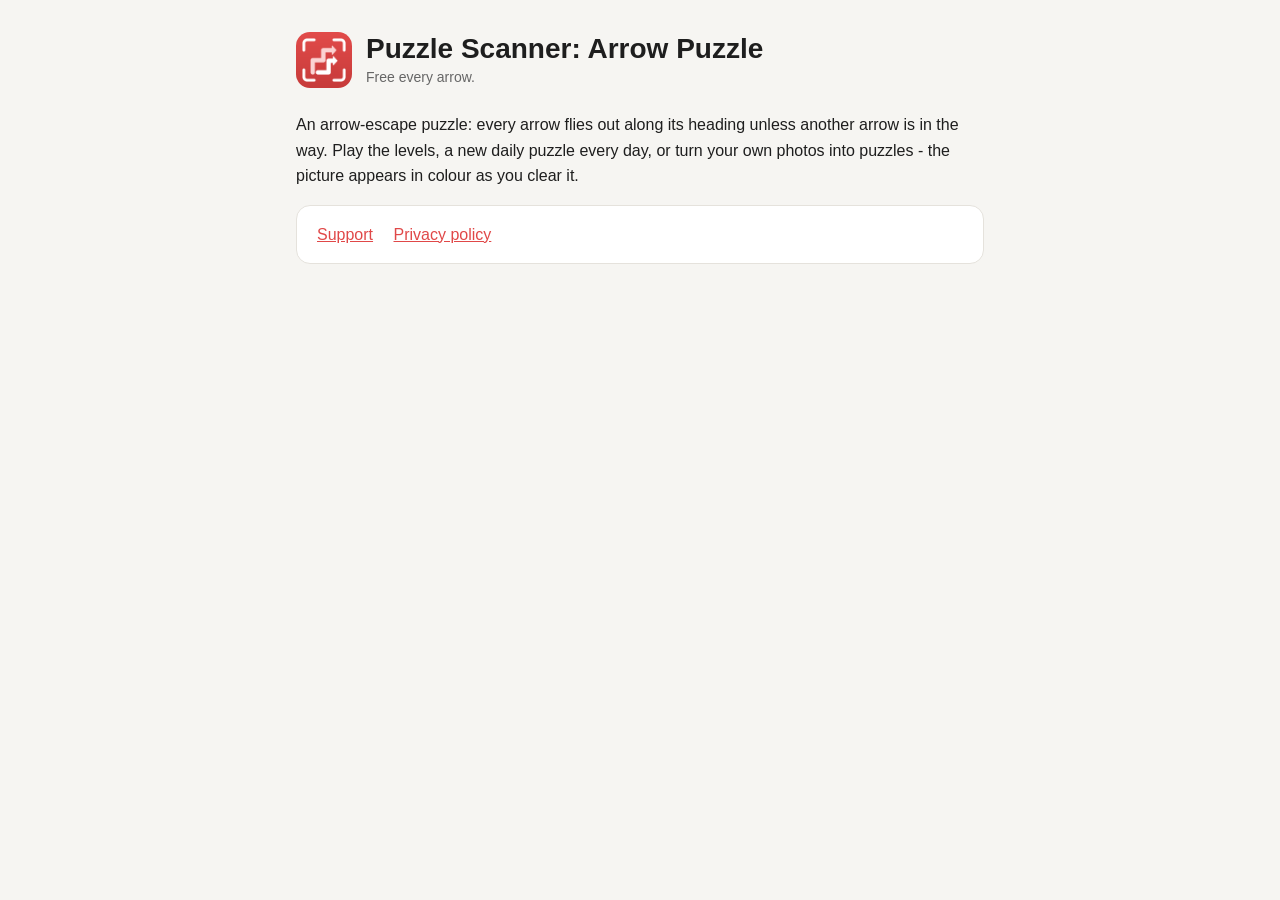
<file: index.html>
<!doctype html>
<html lang="en">
<head>
<meta charset="utf-8">
<meta name="viewport" content="width=device-width, initial-scale=1">
<title>Puzzle Scanner</title>
<link rel="stylesheet" href="style.css">
</head>
<body>
<main>
  <header>
    <img src="icon.png" alt="">
    <div>
      <h1>Puzzle Scanner: Arrow Puzzle</h1>
      <div class="muted">Free every arrow.</div>
    </div>
  </header>
  <p>An arrow-escape puzzle: every arrow flies out along its heading unless
  another arrow is in the way. Play the levels, a new daily puzzle every day,
  or turn your own photos into puzzles - the picture appears in colour as you
  clear it.</p>
  <nav class="card">
    <a href="support.html">Support</a>
    <a href="privacy.html">Privacy policy</a>
  </nav>
</main>
</body>
</html>
</file>
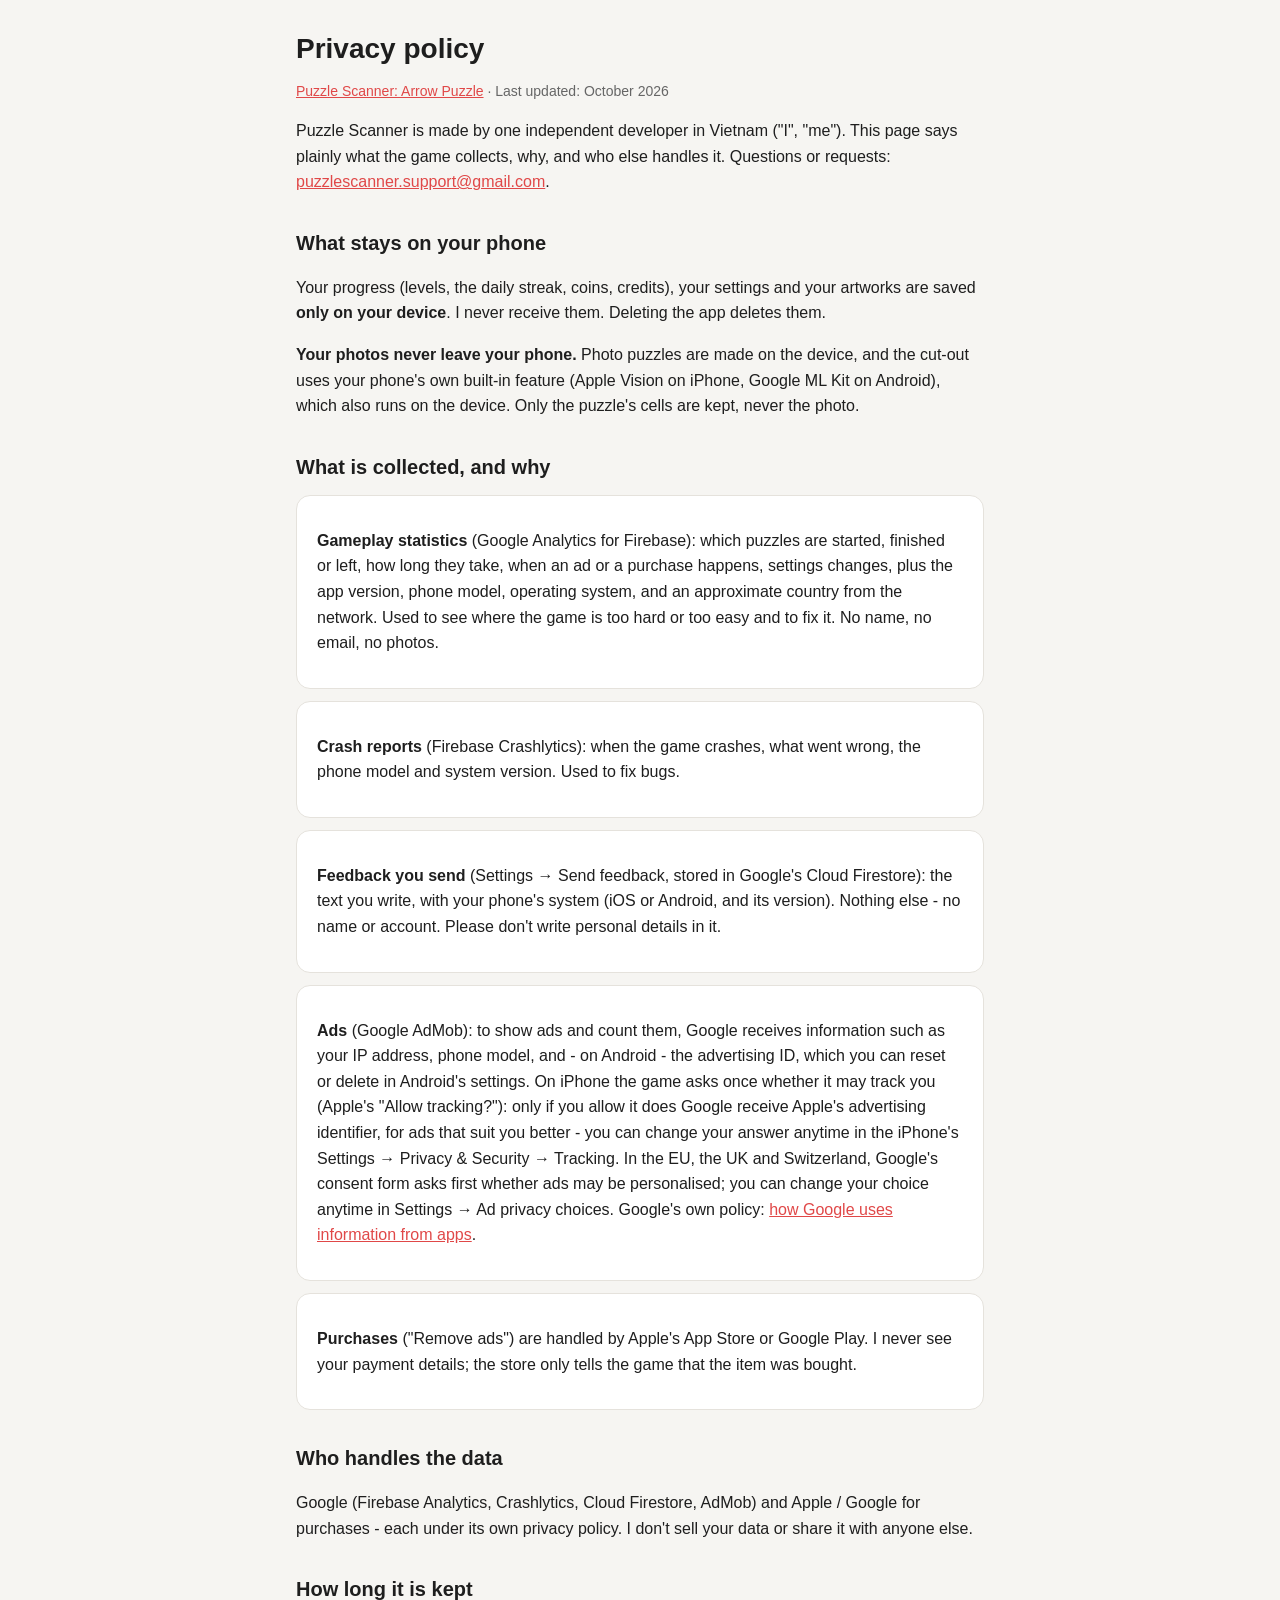
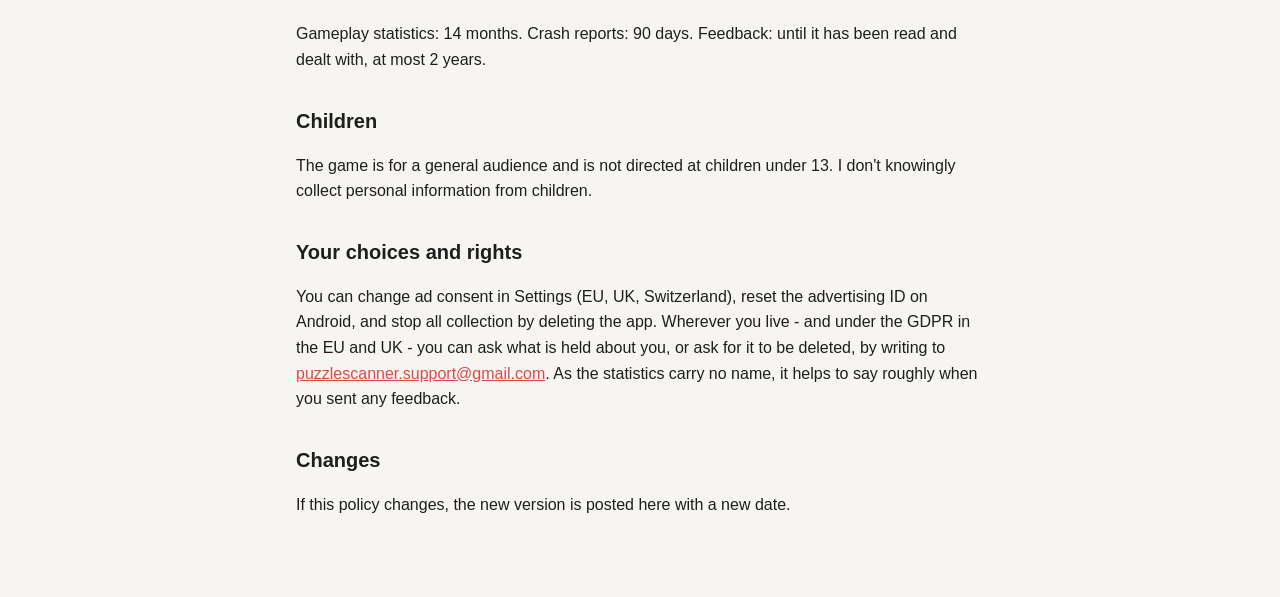
<file: privacy.html>
<!doctype html>
<html lang="en">
<head>
<meta charset="utf-8">
<meta name="viewport" content="width=device-width, initial-scale=1">
<title>Puzzle Scanner privacy policy</title>
<link rel="stylesheet" href="style.css">
</head>
<body>
<main>
  <h1>Privacy policy</h1>
  <p class="muted"><a href="index.html">Puzzle Scanner: Arrow Puzzle</a> ·
  Last updated: October 2026</p>

  <p>Puzzle Scanner is made by one independent developer in Vietnam
  ("I", "me"). This page says plainly what the game collects, why,
  and who else handles it. Questions or requests:
  <a href="mailto:puzzlescanner.support@gmail.com">puzzlescanner.support@gmail.com</a>.</p>

  <h2>What stays on your phone</h2>
  <p>Your progress (levels, the daily streak, coins, credits), your settings
  and your artworks are saved <b>only on your device</b>. I never receive
  them. Deleting the app deletes them.</p>
  <p><b>Your photos never leave your phone.</b> Photo puzzles are made on
  the device, and the cut-out uses your phone's own built-in feature (Apple
  Vision on iPhone, Google ML Kit on Android), which also runs on the
  device. Only the puzzle's cells are kept, never the photo.</p>

  <h2>What is collected, and why</h2>
  <div class="card">
    <p><b>Gameplay statistics</b> (Google Analytics for Firebase): which
    puzzles are started, finished or left, how long they take, when an ad
    or a purchase happens, settings changes, plus the app version, phone
    model, operating system, and an approximate country from the network.
    Used to see where the game is too hard or too easy and to fix it. No
    name, no email, no photos.</p>
  </div>
  <div class="card">
    <p><b>Crash reports</b> (Firebase Crashlytics): when the game crashes,
    what went wrong, the phone model and system version. Used to fix
    bugs.</p>
  </div>
  <div class="card">
    <p><b>Feedback you send</b> (Settings → Send feedback, stored in
    Google's Cloud Firestore): the text you write, with your phone's system
    (iOS or Android, and its version). Nothing else - no name or account.
    Please don't write personal details in it.</p>
  </div>
  <div class="card">
    <p><b>Ads</b> (Google AdMob): to show ads and count them, Google
    receives information such as your IP address, phone model, and - on
    Android - the advertising ID, which you can reset or delete in Android's
    settings. On iPhone the game asks once whether it may track you
    (Apple's "Allow tracking?"): only if you allow it does Google receive
    Apple's advertising identifier, for ads that suit you better - you can
    change your answer anytime in the iPhone's Settings → Privacy &amp;
    Security → Tracking. In the EU, the UK and Switzerland,
    Google's consent form asks first whether ads may be personalised; you
    can change your choice anytime in Settings → Ad privacy choices.
    Google's own policy:
    <a href="https://policies.google.com/technologies/partner-sites">how
    Google uses information from apps</a>.</p>
  </div>
  <div class="card">
    <p><b>Purchases</b> ("Remove ads") are handled by Apple's App Store or
    Google Play. I never see your payment details; the store only tells the
    game that the item was bought.</p>
  </div>

  <h2>Who handles the data</h2>
  <p>Google (Firebase Analytics, Crashlytics, Cloud Firestore, AdMob) and
  Apple / Google for purchases - each under its own privacy policy. I don't
  sell your data or share it with anyone else.</p>

  <h2>How long it is kept</h2>
  <p>Gameplay statistics: 14 months. Crash reports: 90 days. Feedback: until
  it has been read and dealt with, at most 2 years.</p>

  <h2>Children</h2>
  <p>The game is for a general audience and is not directed at children
  under 13. I don't knowingly collect personal information from
  children.</p>

  <h2>Your choices and rights</h2>
  <p>You can change ad consent in Settings (EU, UK, Switzerland), reset the
  advertising ID on Android, and stop all collection by deleting the app.
  Wherever you live - and under the GDPR in the EU and UK - you can ask
  what is held about you, or ask for it to be deleted, by writing to
  <a href="mailto:puzzlescanner.support@gmail.com">puzzlescanner.support@gmail.com</a>. As the statistics carry
  no name, it helps to say roughly when you sent any feedback.</p>

  <h2>Changes</h2>
  <p>If this policy changes, the new version is posted here with a new
  date.</p>
</main>
</body>
</html>
</file>
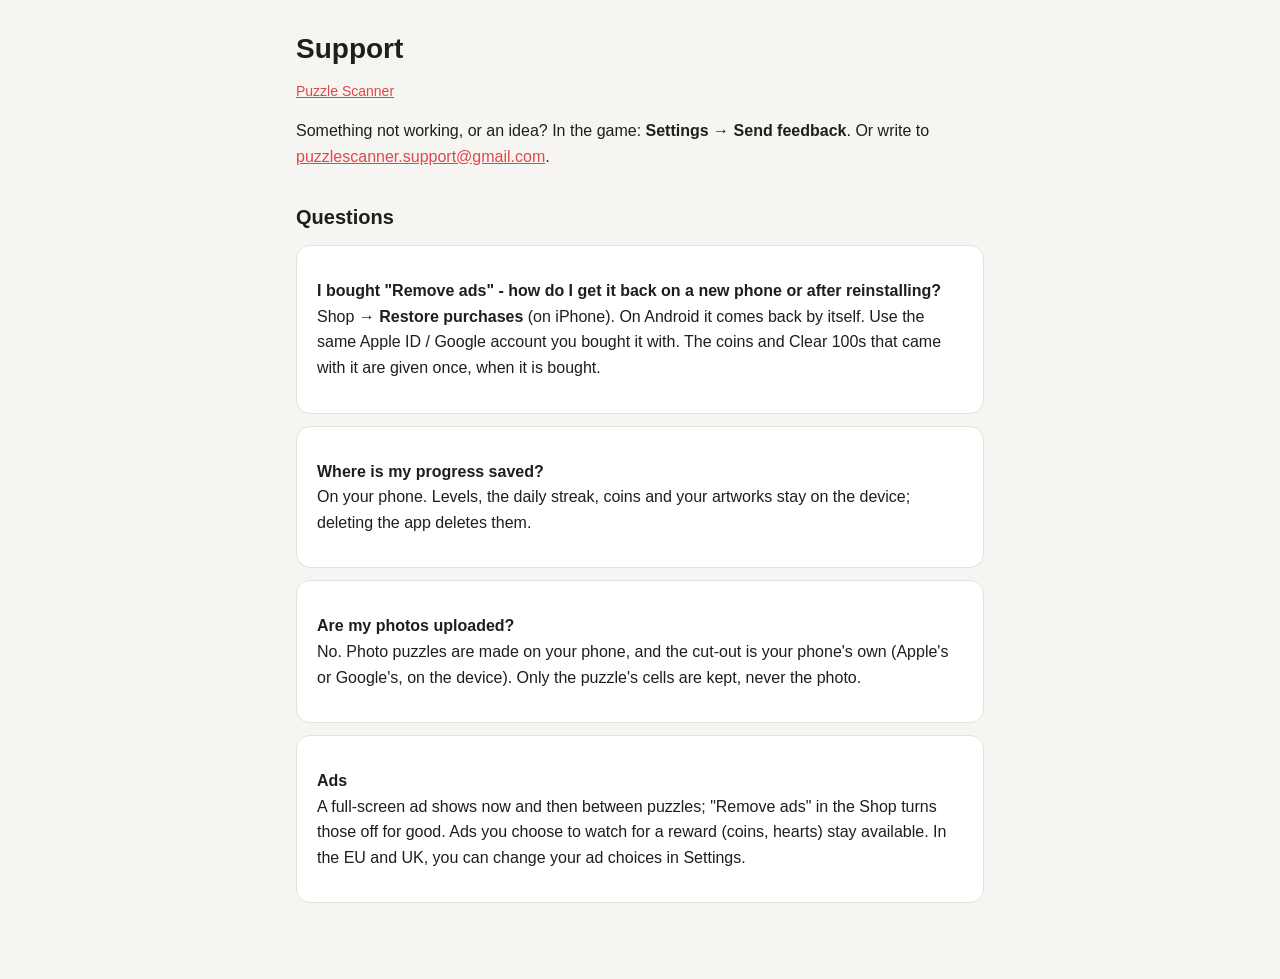
<file: support.html>
<!doctype html>
<html lang="en">
<head>
<meta charset="utf-8">
<meta name="viewport" content="width=device-width, initial-scale=1">
<title>Puzzle Scanner support</title>
<link rel="stylesheet" href="style.css">
</head>
<body>
<main>
  <h1>Support</h1>
  <p class="muted"><a href="index.html">Puzzle Scanner</a></p>

  <p>Something not working, or an idea? In the game: <b>Settings → Send
  feedback</b>. Or write to <a href="mailto:puzzlescanner.support@gmail.com">puzzlescanner.support@gmail.com</a>.</p>

  <h2>Questions</h2>
  <div class="card">
    <p><b>I bought "Remove ads" - how do I get it back on a new phone or
    after reinstalling?</b><br>
    Shop → <b>Restore purchases</b> (on iPhone). On Android it comes back by
    itself. Use the same Apple ID / Google account you bought it with. The
    coins and Clear 100s that came with it are given once, when it is
    bought.</p>
  </div>
  <div class="card">
    <p><b>Where is my progress saved?</b><br>
    On your phone. Levels, the daily streak, coins and your artworks stay on
    the device; deleting the app deletes them.</p>
  </div>
  <div class="card">
    <p><b>Are my photos uploaded?</b><br>
    No. Photo puzzles are made on your phone, and the cut-out is your
    phone's own (Apple's or Google's, on the device). Only the puzzle's
    cells are kept, never the photo.</p>
  </div>
  <div class="card">
    <p><b>Ads</b><br>
    A full-screen ad shows now and then between puzzles; "Remove ads" in the
    Shop turns those off for good. Ads you choose to watch for a reward
    (coins, hearts) stay available. In the EU and UK, you can change your
    ad choices in Settings.</p>
  </div>
</main>
</body>
</html>
</file>
<file: style.css>
:root { --ink: #1e1e1e; --muted: #666; --red: #e04848; --bg: #f6f5f2; --card: #fff; --line: #e5e2dc; }
@media (prefers-color-scheme: dark) {
  :root { --ink: #eee; --muted: #aaa; --bg: #161616; --card: #1f1f1f; --line: #333; }
}
* { box-sizing: border-box; }
body { margin: 0; background: var(--bg); color: var(--ink);
  font: 16px/1.6 -apple-system, BlinkMacSystemFont, "Segoe UI", Roboto, sans-serif; }
main { max-width: 720px; margin: 0 auto; padding: 32px 16px 64px; }
header { display: flex; align-items: center; gap: 14px; margin-bottom: 24px; }
header img { width: 56px; height: 56px; border-radius: 14px; }
h1 { font-size: 28px; margin: 0; line-height: 1.2; }
h2 { font-size: 20px; margin: 32px 0 8px; }
p, li { color: var(--ink); }
.muted { color: var(--muted); font-size: 14px; }
.card { background: var(--card); border: 1px solid var(--line); border-radius: 14px; padding: 16px 20px; margin: 12px 0; }
a { color: var(--red); }
nav a { margin-right: 16px; }
</file>
